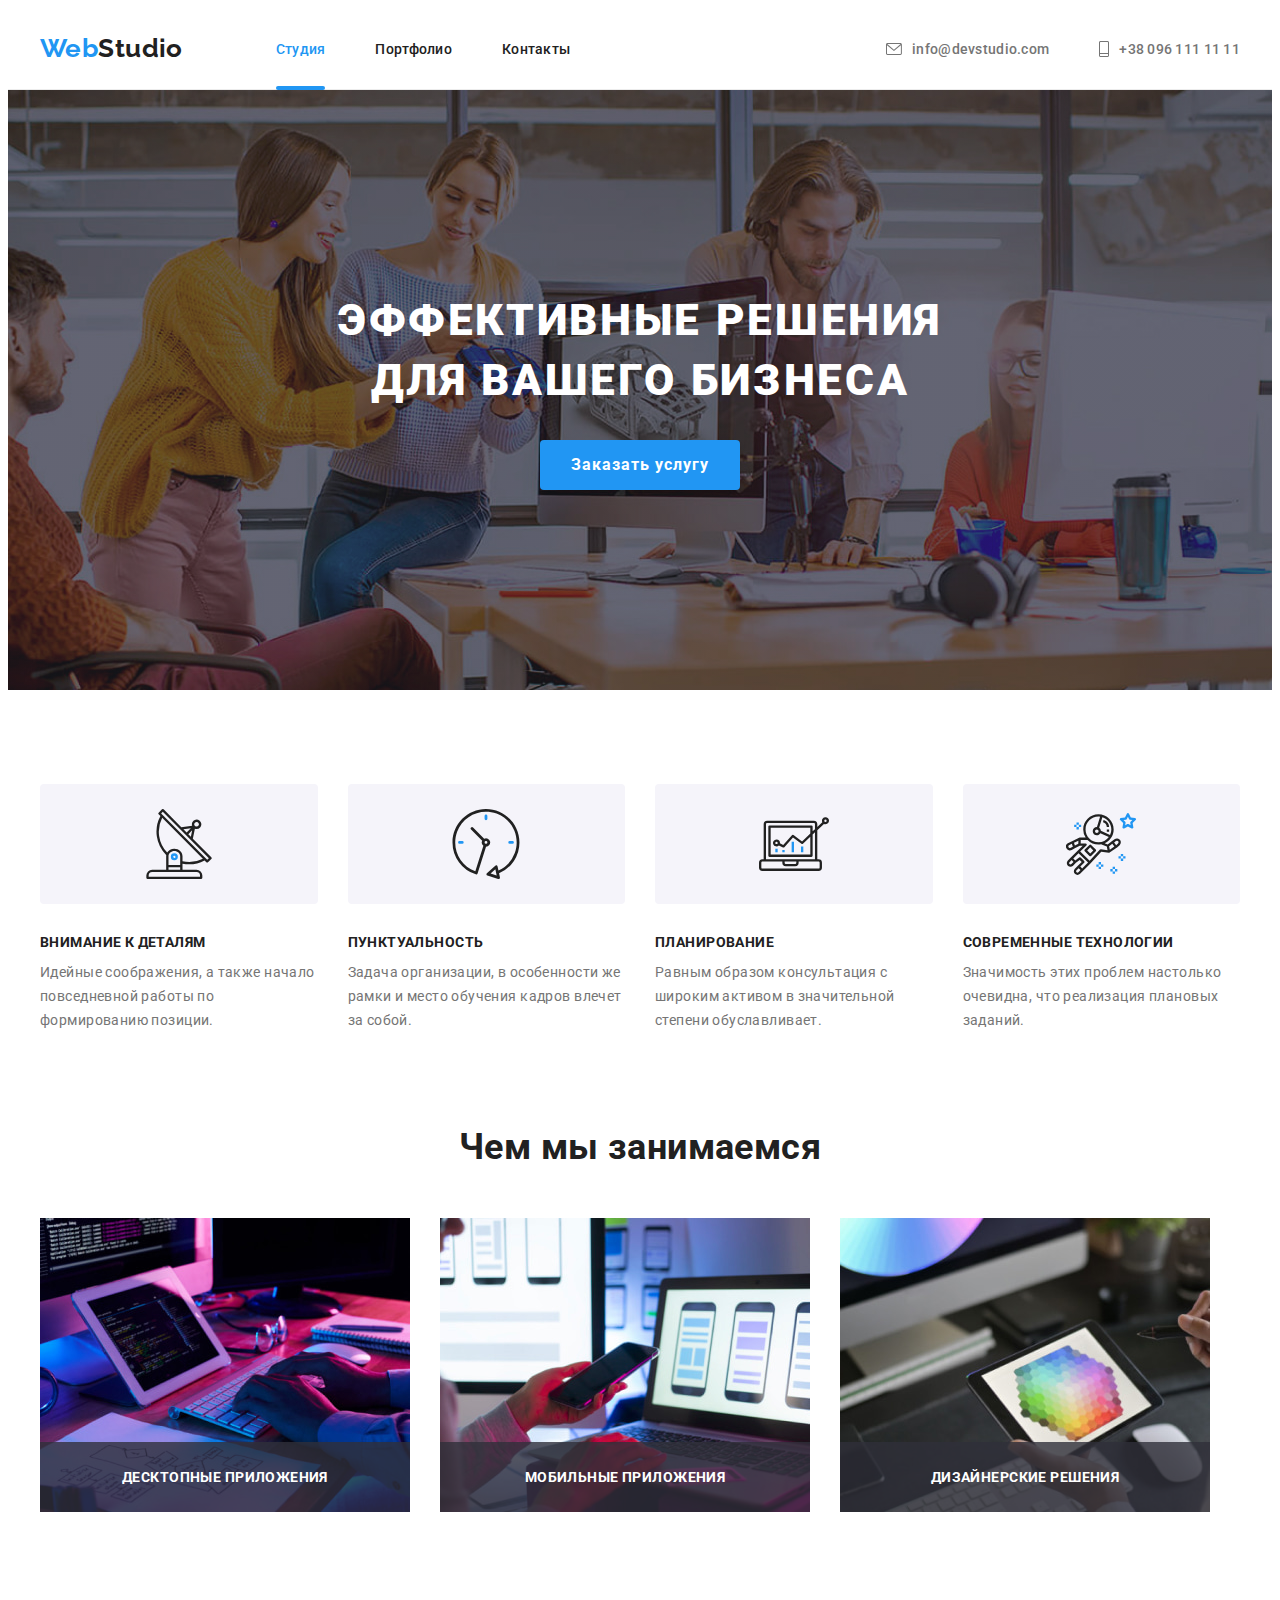
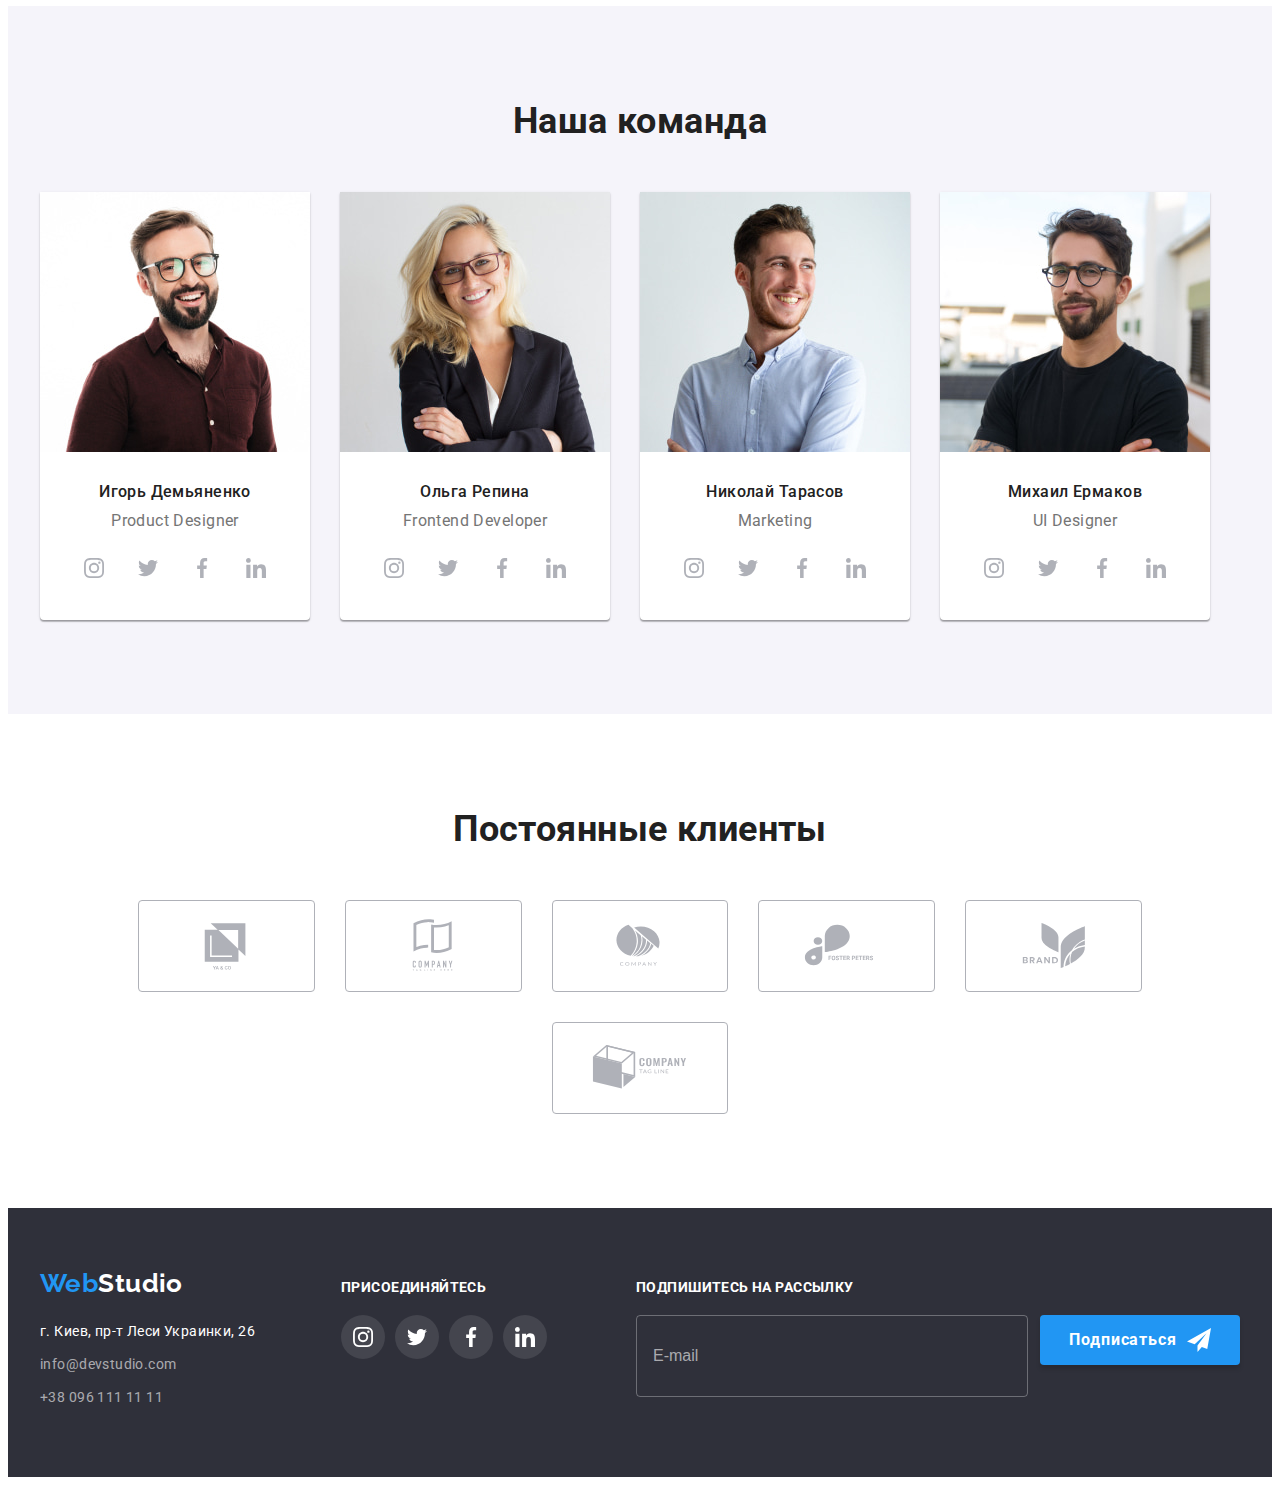
<file: index.html>
<!DOCTYPE html>
<html lang="ru">
  <head>
    <meta charset="UTF-8" />
    <meta http-equiv="X-UA-Compatible" content="IE=edge" />
    <meta name="viewport" content="width=device-width, initial-scale=1.0" />
    <title>goit-markup-hw-08 - Студия</title>
    <link rel="preconnect" href="https://fonts.googleapis.com" />
    <link rel="preconnect" href="https://fonts.gstatic.com" crossorigin />
    <link
      href="https://fonts.googleapis.com/css2?family=Raleway:wght@700&family=Roboto:wght@400;500;700;900&display=swap"
      rel="stylesheet"
    />
    <link
      rel="stylesheet"
      href="https://cdnjs.cloudflare.com/ajax/libs/modern-normalize/1.1.0/modern-normalize.min.css"
      integrity="sha512-wpPYUAdjBVSE4KJnH1VR1HeZfpl1ub8YT/NKx4PuQ5NmX2tKuGu6U/JRp5y+Y8XG2tV+wKQpNHVUX03MfMFn9Q=="
      crossorigin="anonymous"
      referrerpolicy="no-referrer"
    />
    <link rel="stylesheet" href="./css/main.min.css" />
  </head>
  <body>
    <!-- Шапка страницы -->
    <header class="header">
      <div class="container header__container">
        <!-- Логотип -->
        <a class="logo header__logo" href="./index.html"
          ><span class="logo--begin">Web</span>Studio</a
        >
        <button
          class="header__btn-menu"
          type="button"
          aria-label="Переключатель мобильного меню"
          aria-expanded="false"
          aria-controls="menu-container"
          data-menu-button
        >
          <svg class="header__icon-btn" width="40" height="40">
            <use class="header__icon-btn--close" href="./images/icons.svg#icon-close_40px"></use>
            <use class="header__icon-btn--menu" href="./images/icons.svg#icon-menu_40px"></use>
          </svg>
        </button>
        <div class="header__menu" id="menu-container" data-menu>
          <!-- Навигация на другие страницы -->
          <nav class="navigation">
            <ul class="navigation__list">
              <li class="navigation__item">
                <a class="navigation__link navigation__link--active" href="./index.html">Студия</a>
              </li>
              <li class="navigation__item">
                <a class="navigation__link" href="./portfolio.html">Портфолио</a>
              </li>
              <li class="navigation__item">
                <a class="navigation__link" href="#address">Контакты</a>
              </li>
            </ul>
          </nav>
          <div class="header__wrap">
            <ul class="header__list">
              <li class="header__item">
                <a
                  class="header__link"
                  href="mailto:info@devstudio.com"
                  aria-label="Электронная почта"
                >
                  <svg class="header__icon" width="16" height="12">
                    <use href="./images/icons.svg#icon-envelope"></use>
                  </svg>
                  info@devstudio.com</a
                >
              </li>
              <li class="header__item">
                <a class="header__link" href="tel:+380961111111" aria-label="Телефон">
                  <svg class="header__icon" width="10" height="16">
                    <use href="./images/icons.svg#icon-telefon"></use>
                  </svg>
                  +38 096 111 11 11</a
                >
              </li>
            </ul>
            <ul class="social-list">
              <li class="social-list__item">
                <a
                  class="social-list__link"
                  href="https://www.instagram.com/"
                  target="_blank"
                  rel="noreferrer noopener nofollow"
                  >Instagram</a
                >
              </li>
              <li class="social-list__item">
                <a
                  class="social-list__link"
                  href="https://twitter.com/"
                  target="_blank"
                  rel="noreferrer noopener nofollow"
                  >Twitter</a
                >
              </li>
              <li class="social-list__item">
                <a
                  class="social-list__link"
                  href="https://www.facebook.com/"
                  target="_blank"
                  rel="noreferrer noopener nofollow"
                  >Facebook</a
                >
              </li>
              <li class="social-list__item">
                <a
                  class="social-list__link"
                  href="https://ru.linkedin.com/"
                  target="_blank"
                  rel="noreferrer noopener nofollow"
                  >LinkedIn</a
                >
              </li>
            </ul>
          </div>
        </div>
      </div>
    </header>
    <!-- Уникальный контент страницы -->
    <main>
      <!-- Главная секция -->
      <section class="hero">
        <div class="container">
          <h1 class="hero__title">Эффективные решения для вашего бизнеса</h1>
          <button class="btn hero__btn" type="button" data-modal-open>Заказать услугу</button>
        </div>
      </section>
      <!-- Секция преимуществ -->
      <section class="section advantage">
        <div class="container">
          <h2 class="font-title visually-hidden">Преимущества</h2>
          <ul class="advantage__list">
            <li class="advantage__item">
              <div class="advantage__box">
                <svg class="advantage__icon" width="70" height="70" aria-label="Рисунок антенны">
                  <use href="./images/icons.svg#icon-antenna"></use>
                </svg>
              </div>
              <h3 class="advantage__title font-uppercase">Внимание к деталям</h3>
              <p class="advantage__text">
                Идейные соображения, а также начало повседневной работы по формированию позиции.
              </p>
            </li>
            <li class="advantage__item">
              <div class="advantage__box">
                <svg class="advantage__icon" width="70" height="70" aria-label="Рисунок часов">
                  <use href="./images/icons.svg#icon-clock"></use>
                </svg>
              </div>
              <h3 class="advantage__title font-uppercase">Пунктуальность</h3>
              <p class="advantage__text">
                Задача организации, в особенности же рамки и место обучения кадров влечет за собой.
              </p>
            </li>
            <li class="advantage__item">
              <div class="advantage__box">
                <svg class="advantage__icon" width="70" height="70" aria-label="Рисунок диаграммы">
                  <use href="./images/icons.svg#icon-diagram"></use>
                </svg>
              </div>
              <h3 class="advantage__title font-uppercase">Планирование</h3>
              <p class="advantage__text">
                Равным образом консультация с широким активом в значительной степени обуславливает.
              </p>
            </li>
            <li class="advantage__item">
              <div class="advantage__box">
                <svg class="advantage__icon" width="70" height="70" aria-label="Рисунок астронафта">
                  <use href="./images/icons.svg#icon-astronaut"></use>
                </svg>
              </div>
              <h3 class="advantage__title font-uppercase">Современные технологии</h3>
              <p class="advantage__text">
                Значимость этих проблем настолько очевидна, что реализация плановых заданий.
              </p>
            </li>
          </ul>
        </div>
      </section>
      <!-- Секция изображений о специализации -->
      <section class="section gallery">
        <div class="container">
          <h2 class="font-title gallery__title">Чем мы занимаемся</h2>
          <ul class="gallery__list">
            <li class="gallery__item">
              <img
                class="gallery__img"
                srcset="./images/gallery/img1-370.jpg 1x, ./images/gallery/img1-370@2x.jpg 2x"
                src="./images/gallery/img1-370.jpg"
                alt="Человек печатает код на планшете"
                width="370"
              />
              <p class="gallery__text font-uppercase">Десктопные приложения</p>
            </li>
            <li class="gallery__item">
              <img
                class="gallery__img"
                srcset="./images/gallery/img2-370.jpg 1x, ./images/gallery/img2-370@2x.jpg 2x"
                src="./images/gallery/img2-370.jpg"
                alt="Человек использует телефон и ноутбук"
                width="370"
              />
              <p class="gallery__text font-uppercase">Мобильные приложения</p>
            </li>
            <li class="gallery__item">
              <img
                class="gallery__img"
                srcset="./images/gallery/img3-370.jpg 1x, ./images/gallery/img3-370@2x.jpg 2x"
                src="./images/gallery/img3-370.jpg"
                alt="Человек использует планшет для выбора цвета"
                width="370"
              />
              <p class="gallery__text font-uppercase">Дизайнерские решения</p>
            </li>
          </ul>
        </div>
      </section>
      <!-- Секция наша команда -->
      <section class="section team">
        <div class="container">
          <h2 class="font-title team__title">Наша команда</h2>
          <ul class="card-list">
            <li class="card-list__item">
              <img
                class="card-list__img"
                srcset="
                  ./images/team/igor-450.jpg    450w,
                  ./images/team/igor-450@2x.jpg 900w,
                  ./images/team/igor-354.jpg    354w,
                  ./images/team/igor-354@2x.jpg 708w,
                  ./images/team/igor-270.jpg    270w,
                  ./images/team/igor-270@2x.jpg 540w
                "
                sizes="(min-width: 1200px) 270px, (min-width: 768px) 354px, (min-width: 450px) 450px, 100vw"
                src="./images/team/igor-450.jpg"
                alt="Игорь Демьяненко"
              />
              <div class="card-list__content">
                <h3 class="card-list__title">Игорь Демьяненко</h3>
                <p class="card-list__text" lang="en">Product Designer</p>
                <ul class="social-list">
                  <li class="social-list__item">
                    <a
                      class="social-list__link"
                      href="https://www.instagram.com/"
                      target="_blank"
                      rel="noreferrer noopener nofollow"
                      aria-label="Инстаграм"
                    >
                      <svg class="social-list__icon" width="20" height="20">
                        <use href="./images/icons.svg#icon-instagram"></use>
                      </svg>
                    </a>
                  </li>
                  <li class="social-list__item">
                    <a
                      class="social-list__link"
                      href="https://twitter.com/"
                      target="_blank"
                      rel="noreferrer noopener nofollow"
                      aria-label="Твиттер"
                    >
                      <svg class="social-list__icon" width="20" height="20">
                        <use href="./images/icons.svg#icon-twitter"></use>
                      </svg>
                    </a>
                  </li>
                  <li class="social-list__item">
                    <a
                      class="social-list__link"
                      href="https://www.facebook.com/"
                      target="_blank"
                      rel="noreferrer noopener nofollow"
                      aria-label="Фейсбук"
                    >
                      <svg class="social-list__icon" width="20" height="20">
                        <use href="./images/icons.svg#icon-facebook"></use>
                      </svg>
                    </a>
                  </li>
                  <li class="social-list__item">
                    <a
                      class="social-list__link"
                      href="https://ru.linkedin.com/"
                      target="_blank"
                      rel="noreferrer noopener nofollow"
                      aria-label="Линкедин"
                    >
                      <svg class="social-list__icon" width="20" height="20">
                        <use href="./images/icons.svg#icon-linkedin"></use>
                      </svg>
                    </a>
                  </li>
                </ul>
              </div>
            </li>
            <li class="card-list__item">
              <img
                class="card-list__img"
                srcset="
                  ./images/team/olga-450.jpg    450w,
                  ./images/team/olga-450@2x.jpg 900w,
                  ./images/team/olga-354.jpg    354w,
                  ./images/team/olga-354@2x.jpg 708w,
                  ./images/team/olga-270.jpg    270w,
                  ./images/team/olga-270@2x.jpg 540w
                "
                sizes="(min-width: 1200px) 270px, (min-width: 768px) 354px, (min-width: 450px) 450px, 100vw"
                src="./images/team/olga-450.jpg"
                alt="Ольга Репина"
              />
              <div class="card-list__content">
                <h3 class="card-list__title">Ольга Репина</h3>
                <p class="card-list__text" lang="en">Frontend Developer</p>
                <ul class="social-list">
                  <li class="social-list__item">
                    <a
                      class="social-list__link"
                      href="https://www.instagram.com/"
                      target="_blank"
                      rel="noreferrer noopener nofollow"
                      aria-label="Инстаграм"
                    >
                      <svg class="social-list__icon" width="20" height="20">
                        <use href="./images/icons.svg#icon-instagram"></use>
                      </svg>
                    </a>
                  </li>
                  <li class="social-list__item">
                    <a
                      class="social-list__link"
                      href="https://twitter.com/"
                      target="_blank"
                      rel="noreferrer noopener nofollow"
                      aria-label="Твиттер"
                    >
                      <svg class="social-list__icon" width="20" height="20">
                        <use href="./images/icons.svg#icon-twitter"></use>
                      </svg>
                    </a>
                  </li>
                  <li class="social-list__item">
                    <a
                      class="social-list__link"
                      href="https://www.facebook.com/"
                      target="_blank"
                      rel="noreferrer noopener nofollow"
                      aria-label="Фейсбук"
                    >
                      <svg class="social-list__icon" width="20" height="20">
                        <use href="./images/icons.svg#icon-facebook"></use>
                      </svg>
                    </a>
                  </li>
                  <li class="social-list__item">
                    <a
                      class="social-list__link"
                      href="https://ru.linkedin.com/"
                      target="_blank"
                      rel="noreferrer noopener nofollow"
                      aria-label="Линкедин"
                    >
                      <svg class="social-list__icon" width="20" height="20">
                        <use href="./images/icons.svg#icon-linkedin"></use>
                      </svg>
                    </a>
                  </li>
                </ul>
              </div>
            </li>
            <li class="card-list__item">
              <img
                class="card-list__img"
                srcset="
                  ./images/team/nikolay-450.jpg    450w,
                  ./images/team/nikolay-450@2x.jpg 900w,
                  ./images/team/nikolay-354.jpg    354w,
                  ./images/team/nikolay-354@2x.jpg 708w,
                  ./images/team/nikolay-270.jpg    270w,
                  ./images/team/nikolay-270@2x.jpg 540w
                "
                sizes="(min-width: 1200px) 270px, (min-width: 768px) 354px, (min-width: 450px) 450px, 100vw"
                src="./images/team/nikolay-450.jpg"
                alt="Николай Тарасов"
              />
              <div class="card-list__content">
                <h3 class="card-list__title">Николай Тарасов</h3>
                <p class="card-list__text" lang="en">Marketing</p>
                <ul class="social-list">
                  <li class="social-list__item">
                    <a
                      class="social-list__link"
                      href="https://www.instagram.com/"
                      target="_blank"
                      rel="noreferrer noopener nofollow"
                      aria-label="Инстаграм"
                    >
                      <svg class="social-list__icon" width="20" height="20">
                        <use href="./images/icons.svg#icon-instagram"></use>
                      </svg>
                    </a>
                  </li>
                  <li class="social-list__item">
                    <a
                      class="social-list__link"
                      href="https://twitter.com/"
                      target="_blank"
                      rel="noreferrer noopener nofollow"
                      aria-label="Твиттер"
                    >
                      <svg class="social-list__icon" width="20" height="20">
                        <use href="./images/icons.svg#icon-twitter"></use>
                      </svg>
                    </a>
                  </li>
                  <li class="social-list__item">
                    <a
                      class="social-list__link"
                      href="https://www.facebook.com/"
                      target="_blank"
                      rel="noreferrer noopener nofollow"
                      aria-label="Фейсбук"
                    >
                      <svg class="social-list__icon" width="20" height="20">
                        <use href="./images/icons.svg#icon-facebook"></use>
                      </svg>
                    </a>
                  </li>
                  <li class="social-list__item">
                    <a
                      class="social-list__link"
                      href="https://ru.linkedin.com/"
                      target="_blank"
                      rel="noreferrer noopener nofollow"
                      aria-label="Линкедин"
                    >
                      <svg class="social-list__icon" width="20" height="20">
                        <use href="./images/icons.svg#icon-linkedin"></use>
                      </svg>
                    </a>
                  </li>
                </ul>
              </div>
            </li>
            <li class="card-list__item">
              <img
                class="card-list__img"
                srcset="
                  ./images/team/mihail-450.jpg    450w,
                  ./images/team/mihail-450@2x.jpg 900w,
                  ./images/team/mihail-354.jpg    354w,
                  ./images/team/mihail-354@2x.jpg 708w,
                  ./images/team/mihail-270.jpg    270w,
                  ./images/team/mihail-270@2x.jpg 540w
                "
                sizes="(min-width: 1200px) 270px, (min-width: 768px) 354px, (min-width: 450px) 450px, 100vw"
                src="./images/team/mihail-450.jpg"
                alt="Михаил Ермаков"
              />
              <div class="card-list__content">
                <h3 class="card-list__title">Михаил Ермаков</h3>
                <p class="card-list__text" lang="en">UI Designer</p>
                <ul class="social-list">
                  <li class="social-list__item">
                    <a
                      class="social-list__link"
                      href="https://www.instagram.com/"
                      target="_blank"
                      rel="noreferrer noopener nofollow"
                      aria-label="Инстаграм"
                    >
                      <svg class="social-list__icon" width="20" height="20">
                        <use href="./images/icons.svg#icon-instagram"></use>
                      </svg>
                    </a>
                  </li>
                  <li class="social-list__item">
                    <a
                      class="social-list__link"
                      href="https://twitter.com/"
                      target="_blank"
                      rel="noreferrer noopener nofollow"
                      aria-label="Твиттер"
                    >
                      <svg class="social-list__icon" width="20" height="20">
                        <use href="./images/icons.svg#icon-twitter"></use>
                      </svg>
                    </a>
                  </li>
                  <li class="social-list__item">
                    <a
                      class="social-list__link"
                      href="https://www.facebook.com/"
                      target="_blank"
                      rel="noreferrer noopener nofollow"
                      aria-label="Фейсбук"
                    >
                      <svg class="social-list__icon" width="20" height="20">
                        <use href="./images/icons.svg#icon-facebook"></use>
                      </svg>
                    </a>
                  </li>
                  <li class="social-list__item">
                    <a
                      class="social-list__link"
                      href="https://ru.linkedin.com/"
                      target="_blank"
                      rel="noreferrer noopener nofollow"
                      aria-label="Линкедин"
                    >
                      <svg class="social-list__icon" width="20" height="20">
                        <use href="./images/icons.svg#icon-linkedin"></use>
                      </svg>
                    </a>
                  </li>
                </ul>
              </div>
            </li>
          </ul>
        </div>
      </section>
      <section class="section client">
        <div class="container">
          <h2 class="font-title client__title">Постоянные клиенты</h2>
          <ul class="client__list">
            <li class="client__item">
              <a href="" class="client__link" aria-label="Клиент 1">
                <svg class="client__icon" width="106" height="60">
                  <use href="./images/icons.svg#icon-client1"></use>
                </svg>
              </a>
            </li>
            <li class="client__item">
              <a href="" class="client__link" aria-label="Клиент 2">
                <svg class="client__icon" width="106" height="60">
                  <use href="./images/icons.svg#icon-client2"></use>
                </svg>
              </a>
            </li>
            <li class="client__item">
              <a href="" class="client__link" aria-label="Клиент 3">
                <svg class="client__icon" width="106" height="60">
                  <use href="./images/icons.svg#icon-client3"></use>
                </svg>
              </a>
            </li>
            <li class="client__item">
              <a href="" class="client__link" aria-label="Клиент 4">
                <svg class="client__icon" width="106" height="60">
                  <use href="./images/icons.svg#icon-client4"></use>
                </svg>
              </a>
            </li>
            <li class="client__item">
              <a href="" class="client__link" aria-label="Клиент 5">
                <svg class="client__icon" width="106" height="60">
                  <use href="./images/icons.svg#icon-client5"></use>
                </svg>
              </a>
            </li>
            <li class="client__item">
              <a href="" class="client__link" aria-label="Клиент 6">
                <svg class="client__icon" width="106" height="60">
                  <use href="./images/icons.svg#icon-client6"></use>
                </svg>
              </a>
            </li>
          </ul>
        </div>
      </section>
    </main>
    <!-- Подвал страницы -->
    <footer class="footer">
      <div class="container footer__container">
        <div class="footer__box">
          <div class="footer__info">
            <!-- Логотип -->
            <a class="logo footer__logo" href="./index.html"
              ><span class="logo--begin">Web</span>Studio</a
            >
            <!-- Контактная информация -->
            <address class="address" id="address">
              <ul class="address__list">
                <li class="address__item">
                  <a
                    class="address__link address__link--address"
                    href="https://goo.gl/maps/RLv24xydMvbmv4YP6"
                    target="_blank"
                    rel="noreferrer noopener nofollow"
                    >г. Киев, пр-т Леси Украинки, 26</a
                  >
                </li>
                <li class="address__item">
                  <a class="address__link" href="mailto:info@devstudio.com">info@devstudio.com</a>
                </li>
                <li class="address__item">
                  <a class="address__link" href="tel:+380961111111">+38 096 111 11 11</a>
                </li>
              </ul>
            </address>
          </div>
          <div class="footer__social">
            <p class="footer__title font-uppercase">Присоединяйтесь</p>
            <ul class="social-list">
              <li class="social-list__item">
                <a
                  class="social-list__link"
                  href="https://www.instagram.com/"
                  target="_blank"
                  rel="noreferrer noopener nofollow"
                  aria-label="Инстаграм"
                >
                  <svg class="social-list__icon" width="20" height="20">
                    <use href="./images/icons.svg#icon-instagram"></use>
                  </svg>
                </a>
              </li>
              <li class="social-list__item">
                <a
                  class="social-list__link"
                  href="https://twitter.com/"
                  target="_blank"
                  rel="noreferrer noopener nofollow"
                  aria-label="Твиттер"
                >
                  <svg class="social-list__icon" width="20" height="20">
                    <use href="./images/icons.svg#icon-twitter"></use>
                  </svg>
                </a>
              </li>
              <li class="social-list__item">
                <a
                  class="social-list__link"
                  href="https://www.facebook.com/"
                  target="_blank"
                  rel="noreferrer noopener nofollow"
                  aria-label="Фейсбук"
                >
                  <svg class="social-list__icon" width="20" height="20">
                    <use href="./images/icons.svg#icon-facebook"></use>
                  </svg>
                </a>
              </li>
              <li class="social-list__item">
                <a
                  class="social-list__link"
                  href="https://ru.linkedin.com/"
                  target="_blank"
                  rel="noreferrer noopener nofollow"
                  aria-label="Линкедин"
                >
                  <svg class="social-list__icon" width="20" height="20">
                    <use href="./images/icons.svg#icon-linkedin"></use>
                  </svg>
                </a>
              </li>
            </ul>
          </div>
        </div>
        <form class="newsletter footer__newsletter">
          <p class="newsletter__title font-uppercase">Подпишитесь на рассылку</p>
          <div class="newsletter__wrap">
            <input
              class="newsletter__input"
              type="email"
              name="newsletter-email"
              placeholder="E-mail"
              required
            />
            <button class="btn newsletter__btn" type="submit" aria-label="Кнопка подписаться">
              Подписаться
              <svg class="newsletter__icon" width="24" height="24">
                <use href="./images/icons.svg#icon-send"></use>
              </svg>
            </button>
          </div>
        </form>
      </div>
    </footer>
    <div class="backdrop is-hidden" data-modal>
      <div class="modal">
        <button class="modal__close-btn" type="button" aria-label="Кнопка закрыть" data-modal-close>
          <svg class="modal__icon-close" width="18" height="18">
            <use href="./images/icons.svg#icon-close"></use>
          </svg>
        </button>
        <p class="modal__title">Оставьте свои данные, мы вам перезвоним</p>
        <form class="order">
          <label class="order__label" for="modal-name">Имя</label>
          <div class="order__wrap">
            <input class="order__input" type="text" name="modal-name" id="modal-name" />
            <svg
              class="order__icon"
              width="18"
              height="18"
              aria-label="Иконка для поля ввода имени"
            >
              <use href="./images/icons.svg#icon-person"></use>
            </svg>
          </div>

          <label class="order__label" for="modal-tel">Телефон</label>
          <div class="order__wrap">
            <input class="order__input" type="tel" name="modal-tel" id="modal-tel" />
            <svg
              class="order__icon"
              width="18"
              height="18"
              aria-label="Иконка для поля ввода телефона"
            >
              <use href="./images/icons.svg#icon-phone"></use>
            </svg>
          </div>

          <label class="order__label" for="modal-email">Почта</label>
          <div class="order__wrap">
            <input class="order__input" type="email" name="modal-email" id="modal-email" />
            <svg
              class="order__icon"
              width="18"
              height="18"
              aria-label="Иконка для поля ввода электронного адреса"
            >
              <use href="./images/icons.svg#icon-email"></use>
            </svg>
          </div>

          <label class="order__label" for="modal-comment">Комментарий</label>
          <textarea
            class="order__input order__textarea"
            name="modal-comment"
            id="modal-comment"
            placeholder="Введите текст"
          ></textarea>

          <label class="agreement">
            <input
              class="agreement__input visually-hidden"
              type="checkbox"
              name="modal-agreement"
              value="agree"
            />
            <span class="agreement__icon"></span>
            <svg class="agreement__check" width="16" height="15">
              <use href="./images/icons.svg#icon-check"></use>
            </svg>
            <span class="agreement__text">
              Соглашаюсь с рассылкой и принимаю
              <a class="agreement__link" href="">Условия договора</a>
            </span>
          </label>
          <button class="order__btn btn" type="submit">Отправить</button>
        </form>
      </div>
    </div>
    <script src="./js/menu.js"></script>
    <script src="./js/modal.js"></script>
  </body>
</html>
</file>
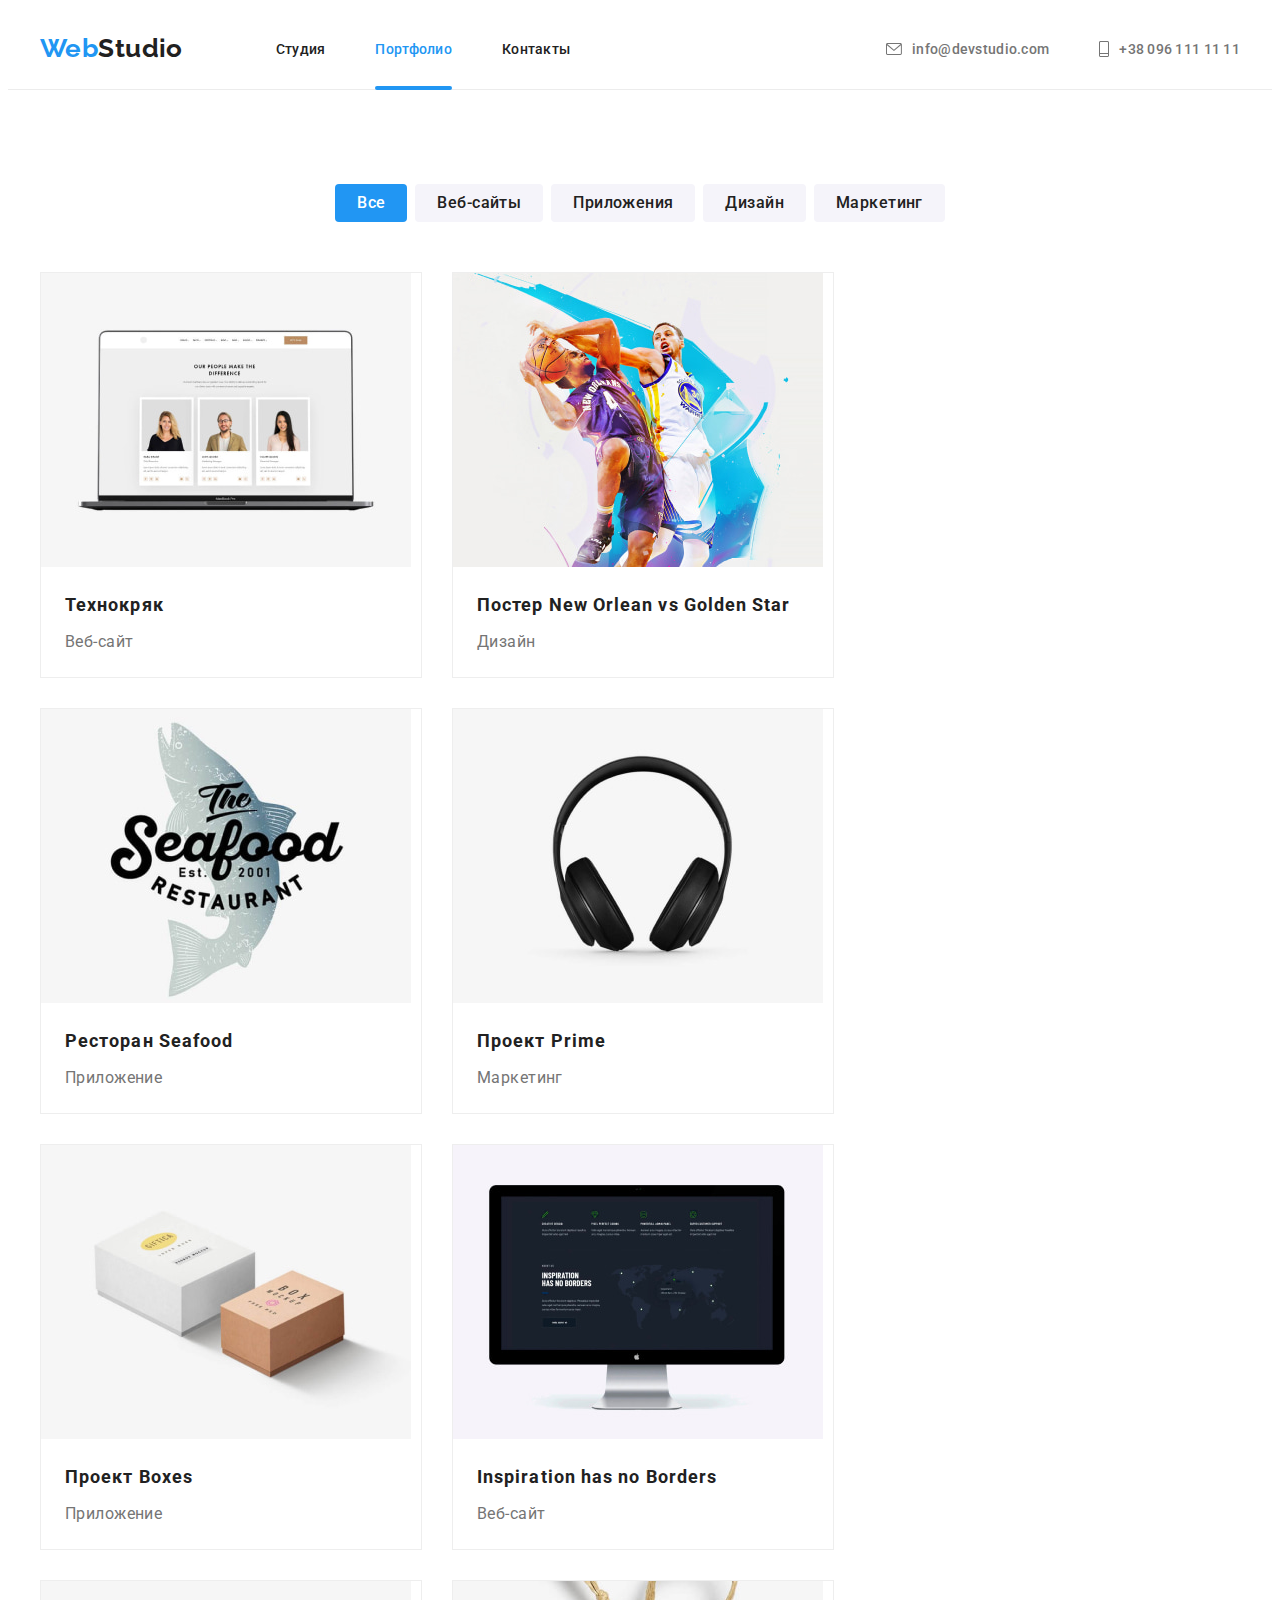
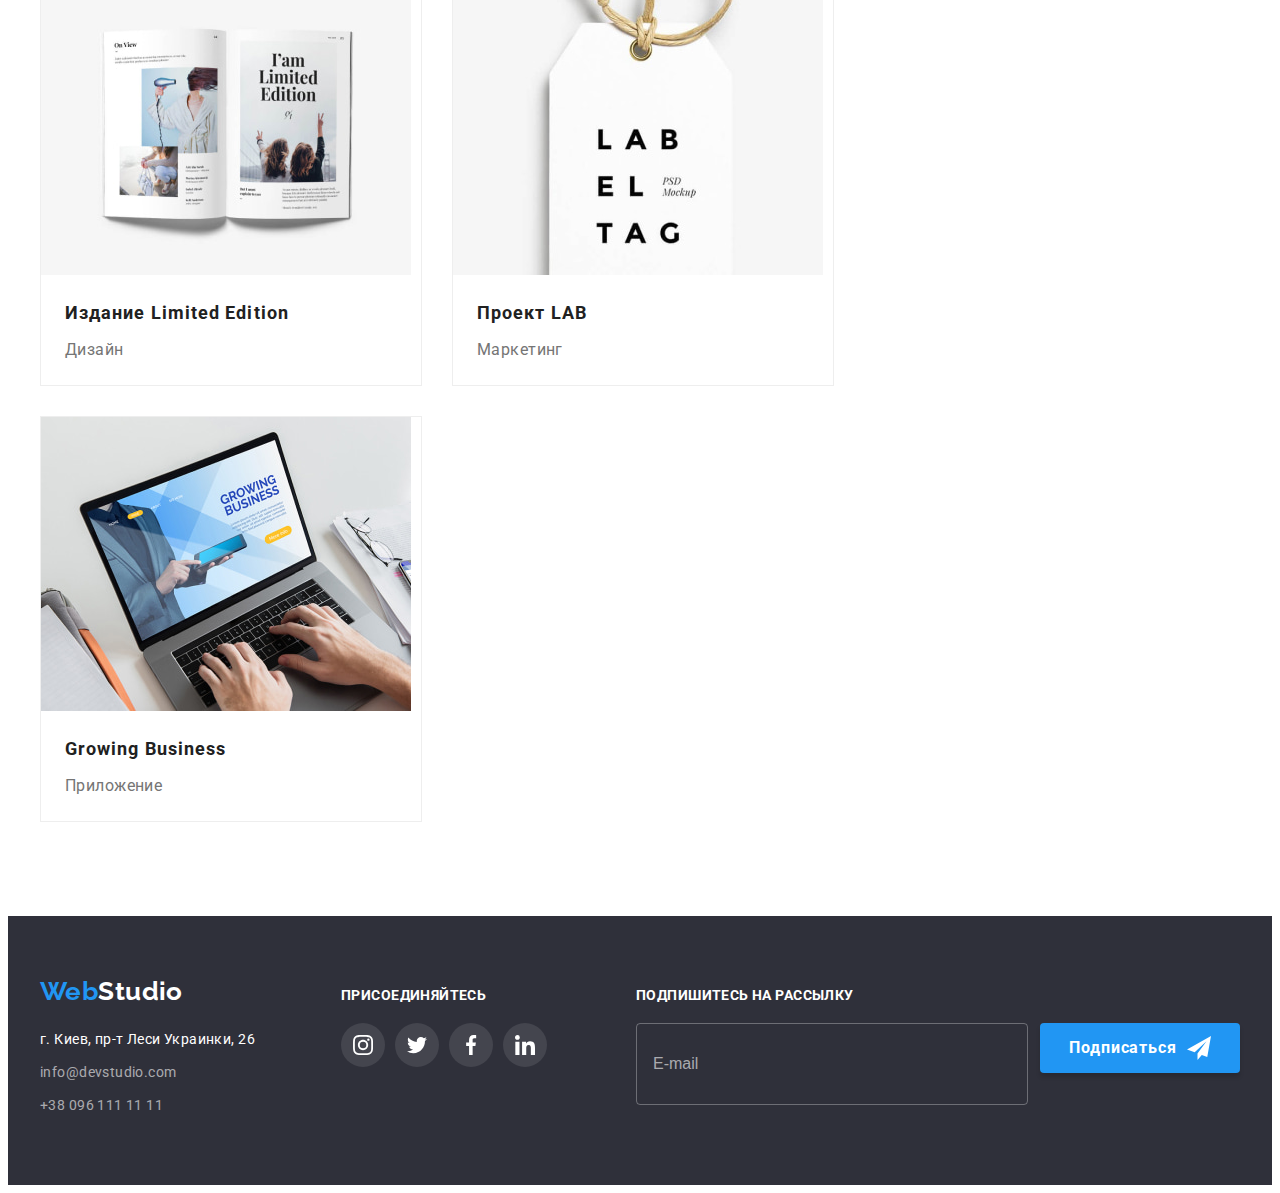
<file: portfolio.html>
<!DOCTYPE html>
<html lang="ru">
  <head>
    <meta charset="UTF-8" />
    <meta http-equiv="X-UA-Compatible" content="IE=edge" />
    <meta name="viewport" content="width=device-width, initial-scale=1.0" />
    <title>goit-markup-hw-08 - Портфолио</title>
    <link rel="preconnect" href="https://fonts.googleapis.com" />
    <link rel="preconnect" href="https://fonts.gstatic.com" crossorigin />
    <link
      href="https://fonts.googleapis.com/css2?family=Raleway:wght@700&family=Roboto:wght@400;500;700;900&display=swap"
      rel="stylesheet"
    />
    <link
      rel="stylesheet"
      href="https://cdnjs.cloudflare.com/ajax/libs/modern-normalize/1.1.0/modern-normalize.min.css"
      integrity="sha512-wpPYUAdjBVSE4KJnH1VR1HeZfpl1ub8YT/NKx4PuQ5NmX2tKuGu6U/JRp5y+Y8XG2tV+wKQpNHVUX03MfMFn9Q=="
      crossorigin="anonymous"
      referrerpolicy="no-referrer"
    />
    <link rel="stylesheet" href="./css/main.min.css" />
  </head>
  <body>
    <!-- Шапка страницы -->
    <header class="header">
      <div class="container header__container">
        <!-- Логотип -->
        <a class="logo header__logo" href="./index.html"
          ><span class="logo--begin">Web</span>Studio</a
        >
        <button
          class="header__btn-menu"
          type="button"
          aria-label="Переключатель мобильного меню"
          aria-expanded="false"
          aria-controls="menu-container"
          data-menu-button
        >
          <svg class="header__icon-btn" width="40" height="40">
            <use class="header__icon-btn--close" href="./images/icons.svg#icon-close_40px"></use>
            <use class="header__icon-btn--menu" href="./images/icons.svg#icon-menu_40px"></use>
          </svg>
        </button>
        <div class="header__menu" id="menu-container" data-menu>
          <!-- Навигация на другие страницы -->
          <nav class="navigation">
            <ul class="navigation__list">
              <li class="navigation__item">
                <a class="navigation__link" href="./index.html">Студия</a>
              </li>
              <li class="navigation__item">
                <a class="navigation__link navigation__link--active" href="./portfolio.html"
                  >Портфолио</a
                >
              </li>
              <li class="navigation__item">
                <a class="navigation__link" href="#address">Контакты</a>
              </li>
            </ul>
          </nav>
          <div class="header__wrap">
            <ul class="header__list">
              <li class="header__item">
                <a
                  class="header__link"
                  href="mailto:info@devstudio.com"
                  aria-label="Электронная почта"
                >
                  <svg class="header__icon" width="16" height="12">
                    <use href="./images/icons.svg#icon-envelope"></use>
                  </svg>
                  info@devstudio.com</a
                >
              </li>
              <li class="header__item">
                <a class="header__link" href="tel:+380961111111" aria-label="Телефон">
                  <svg class="header__icon" width="10" height="16">
                    <use href="./images/icons.svg#icon-telefon"></use>
                  </svg>
                  +38 096 111 11 11</a
                >
              </li>
            </ul>
            <ul class="social-list">
              <li class="social-list__item">
                <a
                  class="social-list__link"
                  href="https://www.instagram.com/"
                  target="_blank"
                  rel="noreferrer noopener nofollow"
                  >Instagram</a
                >
              </li>
              <li class="social-list__item">
                <a
                  class="social-list__link"
                  href="https://twitter.com/"
                  target="_blank"
                  rel="noreferrer noopener nofollow"
                  >Twitter</a
                >
              </li>
              <li class="social-list__item">
                <a
                  class="social-list__link"
                  href="https://www.facebook.com/"
                  target="_blank"
                  rel="noreferrer noopener nofollow"
                  >Facebook</a
                >
              </li>
              <li class="social-list__item">
                <a
                  class="social-list__link"
                  href="https://ru.linkedin.com/"
                  target="_blank"
                  rel="noreferrer noopener nofollow"
                  >LinkedIn</a
                >
              </li>
            </ul>
          </div>
        </div>
      </div>
    </header>
    <!-- Уникальный контент страницы -->
    <main>
      <!-- Главная секция -->
      <section class="section portfolio">
        <div class="container">
          <h1 class="title visually-hidden">Портфолио</h1>
          <!-- фильтр -->
          <ul class="portfolio__filtr">
            <li class="portfolio__item">
              <button class="portfolio__btn portfolio__btn--active" type="button">Все</button>
            </li>
            <li class="portfolio__item">
              <button class="portfolio__btn" type="button">Веб-сайты</button>
            </li>
            <li class="portfolio__item">
              <button class="portfolio__btn" type="button">Приложения</button>
            </li>
            <li class="portfolio__item">
              <button class="portfolio__btn" type="button">Дизайн</button>
            </li>
            <li class="portfolio__item">
              <button class="portfolio__btn" type="button">Маркетинг</button>
            </li>
          </ul>
          <ul class="project-list">
            <li class="project-list__item">
              <a href="" class="project-list__link">
                <div class="project-list__wrap">
                  <picture class="project-list__img">
                    <source
                      srcset="
                        ./images/portfolio/project1-370.jpg    1x,
                        ./images/portfolio/project1-370@2x.jpg 2x
                      "
                      media="(min-width: 1200px)"
                    />
                    <source
                      srcset="
                        ./images/portfolio/project1-354.jpg    1x,
                        ./images/portfolio/project1-354@2x.jpg 2x
                      "
                      media="(min-width: 768px)"
                    />
                    <source
                      srcset="
                        ./images/portfolio/project1-450.jpg    1x,
                        ./images/portfolio/project1-450@2x.jpg 2x
                      "
                      media="(max-width: 767px)"
                    />
                    <img src="./images/portfolio/project1-450.jpg" alt="Технокряк" />
                  </picture>
                  <p class="project-list__wrap-text">
                    Ресурс предлагает комплексные предложения с разным уровнем функционала и
                    сервисов. Все это позволит посетителю получить исчерпывающие сведения о компании
                    или частном лице.
                  </p>
                </div>
                <div class="project-list__content">
                  <h2 class="project-list__title">Технокряк</h2>
                  <p class="project-list__text">Веб-сайт</p>
                </div></a
              >
            </li>
            <li class="project-list__item">
              <a href="" class="project-list__link">
                <div class="project-list__wrap">
                  <picture class="project-list__img">
                    <source
                      srcset="
                        ./images/portfolio/project2-370.jpg    1x,
                        ./images/portfolio/project2-370@2x.jpg 2x
                      "
                      media="(min-width: 1200px)"
                    />
                    <source
                      srcset="
                        ./images/portfolio/project2-354.jpg    1x,
                        ./images/portfolio/project2-354@2x.jpg 2x
                      "
                      media="(min-width: 768px)"
                    />
                    <source
                      srcset="
                        ./images/portfolio/project2-450.jpg    1x,
                        ./images/portfolio/project2-450@2x.jpg 2x
                      "
                      media="(max-width: 767px)"
                    />
                    <img
                      src="./images/portfolio/project2-450.jpg"
                      alt="Постер New Orlean vs Golden Star"
                    />
                  </picture>
                  <p class="project-list__wrap-text">
                    Ресурс предлагает комплексные предложения с разным уровнем функционала и
                    сервисов. Все это позволит посетителю получить исчерпывающие сведения о компании
                    или частном лице.
                  </p>
                </div>
                <div class="project-list__content">
                  <h2 class="project-list__title">
                    Постер <span lang="en">New Orlean vs Golden Star</span>
                  </h2>
                  <p class="project-list__text">Дизайн</p>
                </div></a
              >
            </li>
            <li class="project-list__item">
              <a href="" class="project-list__link">
                <div class="project-list__wrap">
                  <picture class="project-list__img">
                    <source
                      srcset="
                        ./images/portfolio/project3-370.jpg    1x,
                        ./images/portfolio/project3-370@2x.jpg 2x
                      "
                      media="(min-width: 1200px)"
                    />
                    <source
                      srcset="
                        ./images/portfolio/project3-354.jpg    1x,
                        ./images/portfolio/project3-354@2x.jpg 2x
                      "
                      media="(min-width: 768px)"
                    />
                    <source
                      srcset="
                        ./images/portfolio/project3-450.jpg    1x,
                        ./images/portfolio/project3-450@2x.jpg 2x
                      "
                      media="(max-width: 767px)"
                    />
                    <img src="./images/portfolio/project3-450.jpg" alt="Ресторан Seafood" />
                  </picture>
                  <p class="project-list__wrap-text">
                    Ресурс предлагает комплексные предложения с разным уровнем функционала и
                    сервисов. Все это позволит посетителю получить исчерпывающие сведения о компании
                    или частном лице.
                  </p>
                </div>
                <div class="project-list__content">
                  <h2 class="project-list__title">Ресторан <span lang="en">Seafood</span></h2>
                  <p class="project-list__text">Приложение</p>
                </div></a
              >
            </li>
            <li class="project-list__item">
              <a href="" class="project-list__link">
                <div class="project-list__wrap">
                  <picture class="project-list__img">
                    <source
                      srcset="
                        ./images/portfolio/project4-370.jpg    1x,
                        ./images/portfolio/project4-370@2x.jpg 2x
                      "
                      media="(min-width: 1200px)"
                    />
                    <source
                      srcset="
                        ./images/portfolio/project4-354.jpg    1x,
                        ./images/portfolio/project4-354@2x.jpg 2x
                      "
                      media="(min-width: 768px)"
                    />
                    <source
                      srcset="
                        ./images/portfolio/project4-450.jpg    1x,
                        ./images/portfolio/project4-450@2x.jpg 2x
                      "
                      media="(max-width: 767px)"
                    />
                    <img src="./images/portfolio/project4-450.jpg" alt="Проект Prime" />
                  </picture>
                  <p class="project-list__wrap-text">
                    Ресурс предлагает комплексные предложения с разным уровнем функционала и
                    сервисов. Все это позволит посетителю получить исчерпывающие сведения о компании
                    или частном лице.
                  </p>
                </div>
                <div class="project-list__content">
                  <h2 class="project-list__title">Проект <span lang="en">Prime</span></h2>
                  <p class="project-list__text">Маркетинг</p>
                </div></a
              >
            </li>
            <li class="project-list__item">
              <a href="" class="project-list__link">
                <div class="project-list__wrap">
                  <picture class="project-list__img">
                    <source
                      srcset="
                        ./images/portfolio/project5-370.jpg    1x,
                        ./images/portfolio/project5-370@2x.jpg 2x
                      "
                      media="(min-width: 1200px)"
                    />
                    <source
                      srcset="
                        ./images/portfolio/project5-354.jpg    1x,
                        ./images/portfolio/project5-354@2x.jpg 2x
                      "
                      media="(min-width: 768px)"
                    />
                    <source
                      srcset="
                        ./images/portfolio/project5-450.jpg    1x,
                        ./images/portfolio/project5-450@2x.jpg 2x
                      "
                      media="(max-width: 767px)"
                    />
                    <img src="./images/portfolio/project5-450.jpg" alt="Проект Boxes" />
                  </picture>
                  <p class="project-list__wrap-text">
                    Ресурс предлагает комплексные предложения с разным уровнем функционала и
                    сервисов. Все это позволит посетителю получить исчерпывающие сведения о компании
                    или частном лице.
                  </p>
                </div>
                <div class="project-list__content">
                  <h2 class="project-list__title">Проект <span lang="en">Boxes</span></h2>
                  <p class="project-list__text">Приложение</p>
                </div></a
              >
            </li>
            <li class="project-list__item">
              <a href="" class="project-list__link">
                <div class="project-list__wrap">
                  <picture class="project-list__img">
                    <source
                      srcset="
                        ./images/portfolio/project6-370.jpg    1x,
                        ./images/portfolio/project6-370@2x.jpg 2x
                      "
                      media="(min-width: 1200px)"
                    />
                    <source
                      srcset="
                        ./images/portfolio/project6-354.jpg    1x,
                        ./images/portfolio/project6-354@2x.jpg 2x
                      "
                      media="(min-width: 768px)"
                    />
                    <source
                      srcset="
                        ./images/portfolio/project6-450.jpg    1x,
                        ./images/portfolio/project6-450@2x.jpg 2x
                      "
                      media="(max-width: 767px)"
                    />
                    <img
                      src="./images/portfolio/project6-450.jpg"
                      alt="Inspiration has no Borders"
                    />
                  </picture>
                  <p class="project-list__wrap-text">
                    Ресурс предлагает комплексные предложения с разным уровнем функционала и
                    сервисов. Все это позволит посетителю получить исчерпывающие сведения о компании
                    или частном лице.
                  </p>
                </div>
                <div class="project-list__content">
                  <h2 class="project-list__title" lang="en">Inspiration has no Borders</h2>
                  <p class="project-list__text">Веб-сайт</p>
                </div></a
              >
            </li>
            <li class="project-list__item">
              <a href="" class="project-list__link">
                <div class="project-list__wrap">
                  <picture class="project-list__img">
                    <source
                      srcset="
                        ./images/portfolio/project7-370.jpg    1x,
                        ./images/portfolio/project7-370@2x.jpg 2x
                      "
                      media="(min-width: 1200px)"
                    />
                    <source
                      srcset="
                        ./images/portfolio/project7-354.jpg    1x,
                        ./images/portfolio/project7-354@2x.jpg 2x
                      "
                      media="(min-width: 768px)"
                    />
                    <source
                      srcset="
                        ./images/portfolio/project7-450.jpg    1x,
                        ./images/portfolio/project7-450@2x.jpg 2x
                      "
                      media="(max-width: 767px)"
                    />
                    <img src="./images/portfolio/project7-450.jpg" alt="Издание Limited Edition" />
                  </picture>
                  <p class="project-list__wrap-text">
                    Ресурс предлагает комплексные предложения с разным уровнем функционала и
                    сервисов. Все это позволит посетителю получить исчерпывающие сведения о компании
                    или частном лице.
                  </p>
                </div>
                <div class="project-list__content">
                  <h2 class="project-list__title">
                    Издание <span lang="en">Limited Edition</span>
                  </h2>
                  <p class="project-list__text">Дизайн</p>
                </div></a
              >
            </li>
            <li class="project-list__item">
              <a href="" class="project-list__link">
                <div class="project-list__wrap">
                  <picture class="project-list__img">
                    <source
                      srcset="
                        ./images/portfolio/project8-370.jpg    1x,
                        ./images/portfolio/project8-370@2x.jpg 2x
                      "
                      media="(min-width: 1200px)"
                    />
                    <source
                      srcset="
                        ./images/portfolio/project8-354.jpg    1x,
                        ./images/portfolio/project8-354@2x.jpg 2x
                      "
                      media="(min-width: 768px)"
                    />
                    <source
                      srcset="
                        ./images/portfolio/project8-450.jpg    1x,
                        ./images/portfolio/project8-450@2x.jpg 2x
                      "
                      media="(max-width: 767px)"
                    />
                    <img src="./images/portfolio/project8-450.jpg" alt="Проект LAB" />
                  </picture>
                  <p class="project-list__wrap-text">
                    Ресурс предлагает комплексные предложения с разным уровнем функционала и
                    сервисов. Все это позволит посетителю получить исчерпывающие сведения о компании
                    или частном лице.
                  </p>
                </div>
                <div class="project-list__content">
                  <h2 class="project-list__title">Проект <span lang="en">LAB</span></h2>
                  <p class="project-list__text">Маркетинг</p>
                </div></a
              >
            </li>
            <li class="project-list__item">
              <a href="" class="project-list__link">
                <div class="project-list__wrap">
                  <picture class="project-list__img">
                    <source
                      srcset="
                        ./images/portfolio/project9-370.jpg    1x,
                        ./images/portfolio/project9-370@2x.jpg 2x
                      "
                      media="(min-width: 1200px)"
                    />
                    <source
                      srcset="
                        ./images/portfolio/project9-354.jpg    1x,
                        ./images/portfolio/project9-354@2x.jpg 2x
                      "
                      media="(min-width: 768px)"
                    />
                    <source
                      srcset="
                        ./images/portfolio/project9-450.jpg    1x,
                        ./images/portfolio/project9-450@2x.jpg 2x
                      "
                      media="(max-width: 767px)"
                    />
                    <img src="./images/portfolio/project9-450.jpg" alt="Growing Business" />
                  </picture>
                  <p class="project-list__wrap-text">
                    Ресурс предлагает комплексные предложения с разным уровнем функционала и
                    сервисов. Все это позволит посетителю получить исчерпывающие сведения о компании
                    или частном лице.
                  </p>
                </div>
                <div class="project-list__content">
                  <h2 class="project-list__title" lang="en">Growing Business</h2>
                  <p class="project-list__text">Приложение</p>
                </div></a
              >
            </li>
          </ul>
        </div>
      </section>
    </main>
    <!-- Подвал страницы -->
    <footer class="footer">
      <div class="container footer__container">
        <div class="footer__box">
          <div class="footer__info">
            <!-- Логотип -->
            <a class="logo footer__logo" href="./index.html"
              ><span class="logo--begin">Web</span>Studio</a
            >
            <!-- Контактная информация -->
            <address class="address" id="address">
              <ul class="address__list">
                <li class="address__item">
                  <a
                    class="address__link address__link--address"
                    href="https://goo.gl/maps/RLv24xydMvbmv4YP6"
                    target="_blank"
                    rel="noreferrer noopener nofollow"
                    >г. Киев, пр-т Леси Украинки, 26</a
                  >
                </li>
                <li class="address__item">
                  <a class="address__link" href="mailto:info@devstudio.com">info@devstudio.com</a>
                </li>
                <li class="address__item">
                  <a class="address__link" href="tel:+380961111111">+38 096 111 11 11</a>
                </li>
              </ul>
            </address>
          </div>
          <div class="footer__social">
            <p class="footer__title font-uppercase">Присоединяйтесь</p>
            <ul class="social-list">
              <li class="social-list__item">
                <a
                  class="social-list__link"
                  href="https://www.instagram.com/"
                  target="_blank"
                  rel="noreferrer noopener nofollow"
                  aria-label="Инстаграм"
                >
                  <svg class="social-list__icon" width="20" height="20">
                    <use href="./images/icons.svg#icon-instagram"></use>
                  </svg>
                </a>
              </li>
              <li class="social-list__item">
                <a
                  class="social-list__link"
                  href="https://twitter.com/"
                  target="_blank"
                  rel="noreferrer noopener nofollow"
                  aria-label="Твиттер"
                >
                  <svg class="social-list__icon" width="20" height="20">
                    <use href="./images/icons.svg#icon-twitter"></use>
                  </svg>
                </a>
              </li>
              <li class="social-list__item">
                <a
                  class="social-list__link"
                  href="https://www.facebook.com/"
                  target="_blank"
                  rel="noreferrer noopener nofollow"
                  aria-label="Фейсбук"
                >
                  <svg class="social-list__icon" width="20" height="20">
                    <use href="./images/icons.svg#icon-facebook"></use>
                  </svg>
                </a>
              </li>
              <li class="social-list__item">
                <a
                  class="social-list__link"
                  href="https://ru.linkedin.com/"
                  target="_blank"
                  rel="noreferrer noopener nofollow"
                  aria-label="Линкедин"
                >
                  <svg class="social-list__icon" width="20" height="20">
                    <use href="./images/icons.svg#icon-linkedin"></use>
                  </svg>
                </a>
              </li>
            </ul>
          </div>
        </div>
        <form class="newsletter footer__newsletter">
          <p class="newsletter__title font-uppercase">Подпишитесь на рассылку</p>
          <div class="newsletter__wrap">
            <input
              class="newsletter__input"
              type="email"
              name="newsletter-email"
              placeholder="E-mail"
              required
            />
            <button class="btn newsletter__btn" type="submit" aria-label="Кнопка подписаться">
              Подписаться
              <svg class="newsletter__icon" width="24" height="24">
                <use href="./images/icons.svg#icon-send"></use>
              </svg>
            </button>
          </div>
        </form>
      </div>
    </footer>
    <script src="./js/menu.js"></script>
  </body>
</html>
</file>
<file: css/main.min.css>
h1,h2,h3,h4,h5,h6,p{margin:0}ul{margin:0;padding:0}button{padding:0}body{font-size:14px;line-height:1.71429;letter-spacing:.03em;font-weight:400;font-family:Roboto,sans-serif;color:#757575;background-color:#fff}body.modal-open,body.menu-open{overflow:hidden}img,picture{display:block;max-width:100%;height:auto}button{cursor:pointer}.visually-hidden{position:absolute;white-space:nowrap;width:1px;height:1px;overflow:hidden;border:0;padding:0;clip:rect(0 0 0 0);clip-path:inset(50%);margin:-1px}.container{max-width:480px;min-width:320px;padding-left:15px;padding-right:15px;margin-left:auto;margin-right:auto}@media screen and (min-width: 768px){.container{max-width:768px}}@media screen and (min-width: 1200px){.container{max-width:1200px}}.section{padding-top:60px;padding-bottom:60px}@media screen and (min-width: 1200px){.section{padding-top:94px;padding-bottom:94px}}.logo{font-size:24px;line-height:1.16667;font-weight:700;font-family:Raleway,sans-serif}@media screen and (min-width: 1200px){.logo{font-size:26px;line-height:1.19231}}.logo--begin{color:#2196f3}.navigation__list{list-style:none}@media screen and (min-width: 768px){.navigation__list{display:flex}}@media screen and (max-width: 767px){.navigation__item:not(:last-child){margin-bottom:32px}}@media screen and (min-width: 768px){.navigation__item:not(:last-child){margin-right:50px}}.navigation__link{font-size:40px;line-height:1.175;letter-spacing:.02em;font-weight:500;display:inline-block;text-decoration:none;color:#212121;transition:color 250ms cubic-bezier(0.4, 0, 0.2, 1)}.navigation__link--active,.navigation__link:hover,.navigation__link:focus{color:#2196f3}@media screen and (min-width: 768px){.navigation__link{position:relative;display:block;padding:32px 0;font-size:14px;line-height:1.14286}.navigation__link--active::after{content:'';position:absolute;left:0;bottom:-1px;width:100%;height:4px;border-radius:2px;background-color:#2196f3}}.social-list{display:flex;list-style:none}.social-list__item:not(:first-child){margin-left:10px}.social-list__icon{--color3: currentColor}.social-list__link{text-decoration:none;display:flex;align-items:center;justify-content:center;width:44px;height:44px;border-radius:50%}.btn{display:flex;align-items:center;justify-content:center;width:200px;height:50px;font-size:16px;line-height:1.875;letter-spacing:.06em;font-weight:700;font-family:inherit;color:#fff;background-color:#2196f3;box-shadow:0px 4px 4px rgba(0,0,0,0.15);border:none;border-radius:4px;transition:background-color 250ms cubic-bezier(0.4, 0, 0.2, 1)}.btn:hover,.btn:focus{background-color:#188ce8}.font-uppercase{font-size:14px;line-height:1.14286;letter-spacing:.03em;font-weight:700;text-transform:uppercase}.font-title{font-size:28px;line-height:1.17857;text-align:center;color:#212121}@media screen and (min-width: 1200px){.font-title{font-size:36px;line-height:1.16667}}.card-list{list-style:none}@media screen and (min-width: 768px){.card-list{display:flex;flex-wrap:wrap;margin:-15px}}.card-list__item{max-width:450px;box-shadow:0px 1px 3px rgba(0,0,0,0.12),0px 1px 1px rgba(0,0,0,0.14),0px 2px 1px rgba(0,0,0,0.2);border-radius:0px 0px 4px 4px;background-color:#fff}@media screen and (max-width: 767px){.card-list__item:not(:last-child){margin-bottom:30px}}@media screen and (min-width: 768px){.card-list__item{max-width:calc(100% / 2 - 30px);margin:15px}}@media screen and (min-width: 1200px){.card-list__item{max-width:calc(100% / 4 - 30px)}}.card-list__title{font-size:16px;line-height:1.1875;font-weight:500;margin-bottom:10px;color:#212121}.card-list__content{padding-top:30px;padding-bottom:24px}@media screen and (min-width: 1200px){.card-list__content{padding-bottom:30px}}.card-list__text{font-size:16px;line-height:1.1875;margin-bottom:16px}.card-list .social-list{justify-content:center}.address{font-style:inherit}.address__list{list-style:none}.address__item:not(:last-child){margin-bottom:8px}@media screen and (min-width: 1200px){.address__item:not(:last-child){margin-bottom:9px}}.address__link{text-decoration:none;color:rgba(255,255,255,0.6);transition:color 250ms cubic-bezier(0.4, 0, 0.2, 1)}.address__link--address{color:inherit}.address__link:hover,.address__link:focus{color:#2196f3}.newsletter__title{margin-bottom:20px}@media screen and (min-width: 1200px){.newsletter__wrap{display:flex}}.newsletter__input{max-width:450px;width:100%;margin-bottom:20px;height:50px;padding-top:15px;padding-bottom:15px;padding-left:16px;padding-right:16px;font-size:16px;line-height:1.25;color:inherit;background-color:transparent;border:1px solid rgba(255,255,255,0.3);border-radius:4px;transition:border 250ms cubic-bezier(0.4, 0, 0.2, 1)}.newsletter__input::placeholder{color:rgba(255,255,255,0.6)}.newsletter__input:hover,.newsletter__input:focus{border:1px solid #2196f3}@media screen and (min-width: 1200px){.newsletter__input{width:358px}}.newsletter__btn{margin-left:auto;margin-right:auto}@media screen and (min-width: 1200px){.newsletter__btn{margin-left:12px}}.newsletter__icon{--color1: currentColor;margin-left:10px}.backdrop{position:fixed;top:0;left:0;z-index:100;width:100vw;height:100vh;background-color:rgba(0,0,0,0.2);opacity:1;visibility:visible;transition:opacity 500ms cubic-bezier(0.4, 0, 0.2, 1),visibility 500ms cubic-bezier(0.4, 0, 0.2, 1)}.backdrop.is-hidden{visibility:hidden;opacity:0;pointer-events:none}.modal{position:fixed;left:50%;top:50%;padding:40px;width:100%;max-width:450px;min-width:320px;min-height:609px;background-color:#fff;box-shadow:0px 1px 3px rgba(0,0,0,0.12),0px 1px 1px rgba(0,0,0,0.14),0px 2px 1px rgba(0,0,0,0.2);border-radius:4px;overflow:auto;transform:translate(-50%, -50%) scale(1);transition:transform 250ms cubic-bezier(0.4, 0, 0.2, 1)}.backdrop.is-hidden .modal{transform:translate(-50%, -50%) scale(1.1)}@media screen and (min-width: 1200px){.modal{max-width:528px}}.modal__title{margin-bottom:12px;font-size:20px;line-height:1.5;font-weight:700;text-align:center;color:#212121}.modal__close-btn{position:absolute;top:8px;right:8px;display:flex;align-items:center;justify-content:center;width:30px;height:30px;color:#000000;background-color:#fff;border:1px solid rgba(0,0,0,0.1);border-radius:50%;cursor:pointer}.modal__close-btn:hover,.modal__close-btn:focus{color:#2196f3;transition:color 250ms cubic-bezier(0.4, 0, 0.2, 1)}.modal__icon-close{fill:currentColor}.agreement{position:relative;display:block;margin-bottom:30px}.agreement__icon,.agreement__check{position:absolute;top:50%;left:0;transform:translateY(-50%)}@media screen and (min-width: 1200px){.agreement__icon,.agreement__check{left:12px}}.agreement__icon{width:16px;height:15px;border:2px solid #212121;border-radius:2px;z-index:2;transition:border-color 250ms cubic-bezier(0.4, 0, 0.2, 1)}.agreement__input:checked+.agreement__icon{border-color:#2196f3}.agreement__input:checked:focus+.agreement__icon,.agreement:hover .agreement__input:checked+.agreement__icon{outline:1px dotted #212121}.agreement__input:not(:checked):focus+.agreement__icon,.agreement:hover .agreement__input:not(:checked)+.agreement__icon{outline:1px solid #2196f3}.agreement__check{--color1: currentColor;opacity:0;transition:opacity 250ms cubic-bezier(0.4, 0, 0.2, 1),color 250ms cubic-bezier(0.4, 0, 0.2, 1)}.agreement__input:checked ~ .agreement__check{opacity:1;color:#2196f3}.agreement__text{display:block;margin-left:24px;font-size:12px;line-height:1.16667}@media screen and (min-width: 1200px){.agreement__text{font-size:14px;line-height:1.71429;margin-left:40px}}.agreement__link{font-size:inherit;line-height:inherit;color:#2196f3}.order__label{display:block;margin-bottom:4px;font-size:12px;line-height:1.16667;letter-spacing:.01em}.order__wrap{position:relative;margin-bottom:10px;color:#212121}.order__input{width:100%;height:40px;padding-left:40px;padding-right:12px;border:1px solid rgba(33,33,33,0.2);border-radius:4px;transition:border-color 250ms cubic-bezier(0.4, 0, 0.2, 1)}.order__input:hover,.order__input:focus{border-color:#2196f3}.order__icon{position:absolute;top:50%;left:12px;transform:translateY(-50%);fill:currentColor;transition:color 250ms cubic-bezier(0.4, 0, 0.2, 1)}.order__input:hover+.order__icon,.order__input:focus+.order__icon{color:#2196f3}.order__textarea{display:block;height:120px;margin-bottom:20px;padding-top:12px;padding-bottom:12px;padding-left:16px;padding-right:16px;resize:none}.order__textarea::placeholder{font-size:14px;line-height:1.14286;letter-spacing:.01em;color:rgba(117,117,117,0.5)}.order__btn{margin-left:auto;margin-right:auto}.project-list{list-style:none}@media screen and (min-width: 768px){.project-list{display:flex;flex-wrap:wrap;margin:-15px}}.project-list__item{margin-bottom:30px;border:1px solid #eeeeee;box-shadow:none;transition:box-shadow 250ms cubic-bezier(0.4, 0, 0.2, 1)}.project-list__item:hover,.project-list__item:focus-within{box-shadow:0px 1px 1px rgba(0,0,0,0.12),0px 4px 4px rgba(0,0,0,0.06),1px 4px 6px rgba(0,0,0,0.16)}@media screen and (min-width: 768px){.project-list__item{width:calc(100% / 2 - 30px);margin:15px}}@media screen and (min-width: 1200px){.project-list__item{width:calc(100% / 3 - 30px)}}.project-list__link{display:flex;text-decoration:none;flex-direction:column;height:100%}.project-list__wrap{position:relative;overflow:hidden}.project-list__wrap-text{position:absolute;left:0;top:0;transform:translateY(calc(100% + 1px));display:flex;align-items:center;justify-content:center;width:100%;height:calc(100% + 1px);padding:24px;font-size:18px;line-height:1.55556;color:#fff;background-color:rgba(33,150,243,0.9);overflow:auto;transition:transform 250ms cubic-bezier(0.4, 0, 0.2, 1)}.project-list__item:hover .project-list__wrap-text,.project-list__item:focus-within .project-list__wrap-text{transform:translateY(0)}.project-list__content{padding:20px 24px;flex-grow:1}.project-list__title{margin-bottom:4px;font-size:18px;line-height:2;letter-spacing:.06em;color:#212121}.project-list__text{font-size:16px;line-height:1.875;color:#757575}.header{min-width:320px;border-bottom:1px solid #ececec}.header__container{position:relative;display:flex}@media screen and (max-width: 767px){.header__container{justify-content:space-between}}@media screen and (min-width: 768px){.header__container{align-items:center}}.header__menu{width:100%;display:flex;justify-content:space-between}@media screen and (max-width: 767px){.header__menu{position:fixed;top:30px;right:35px;z-index:1;height:100vh;padding:48px 40px;flex-direction:column;background-color:#fff;visibility:hidden;transform-origin:top right;transform:scale(0) translate(0, 0);transition:transform 500ms cubic-bezier(0.4, 0, 0.2, 1),visibility 500ms cubic-bezier(0.4, 0, 0.2, 1)}.header__menu.is-open{transform:scale(1) translate(35px, -30px);visibility:visible;overflow:auto}.header__menu .social-list{flex-wrap:wrap}.header__menu .social-list__item:not(:last-child){padding-right:10px;border-right:1px solid rgba(33,33,33,0.2)}.header__menu .social-list__link{display:inline-block;width:auto;height:auto;border-radius:0;font-size:18px;line-height:1.22222;letter-spacing:.02em;font-weight:500;color:#2196f3}}@media screen and (min-width: 768px){.header__menu{align-items:center}.header__menu .social-list{display:none}}.header__btn-menu{display:none}@media screen and (max-width: 767px){.header__btn-menu{z-index:2;display:flex;align-items:center;justify-content:center;color:#212121;border:none;background-color:transparent}}@media screen and (max-width: 767px){.header__icon-btn{fill:currentColor;transition:color 250ms cubic-bezier(0.4, 0, 0.2, 1)}.header__btn-menu:hover .header__icon-btn,.header__btn-menu:focus .header__icon-btn{color:#2196f3}.header__icon-btn--close{opacity:0;transition:opacity 250ms cubic-bezier(0.4, 0, 0.2, 1)}.header__btn-menu.is-open .header__icon-btn--close{opacity:1}.header__icon-btn--menu{opacity:1;transition:opacity 250ms cubic-bezier(0.4, 0, 0.2, 1)}.header__btn-menu.is-open .header__icon-btn--menu{opacity:0}}.header__logo{display:inline-block;padding-top:16px;padding-bottom:16px;text-decoration:none;color:#212121}@media screen and (min-width: 768px){.header__logo{margin-right:88px;padding:26px 0}}@media screen and (min-width: 1200px){.header__logo{margin-right:93px;padding:25px 0}}.header__list{list-style:none}@media screen and (max-width: 767px){.header__list{display:flex;flex-direction:column-reverse;margin-bottom:64px}}@media screen and (min-width: 1200px){.header__list{display:flex}}@media screen and (max-width: 767px){.header__item{font-size:24px;line-height:1.16667;letter-spacing:.02em;font-weight:500}.header__item:last-child{font-size:34px;line-height:1.17647;letter-spacing:.02em;font-weight:500;margin-bottom:32px;color:#2196f3}}@media screen and (max-width: 479px){.header__item:last-child{font-size:8vw}}@media screen and (min-width: 768px) and (max-width: 1199px){.header__item{font-size:12px;line-height:1.16667;letter-spacing:.02em;font-weight:500}.header__item:not(:first-child){margin-top:10px}}@media screen and (min-width: 1200px){.header__item{font-size:14px;line-height:1.14286;letter-spacing:.02em;font-weight:500}.header__item:not(:last-child){margin-right:50px}}.header__link{display:inline-block;text-decoration:none;color:inherit;transition:color 250ms cubic-bezier(0.4, 0, 0.2, 1)}.header__link:hover,.header__link:focus{color:#2196f3}@media screen and (min-width: 768px){.header__link{display:flex;align-items:center}}@media screen and (min-width: 768px) and (max-width: 1199px){.header__item:first-child .header__link{padding-top:20px}.header__item:last-child .header__link{padding-bottom:20px}}@media screen and (min-width: 1200px){.header__link{padding:32px 0}}@media screen and (max-width: 767px){.header__icon{display:none}}@media screen and (min-width: 768px){.header__icon{--color4: currentColor;margin-right:8px}}@media screen and (min-width: 1200px){.header__icon{margin-right:10px}}.hero{max-width:480px;margin-left:auto;margin-right:auto;padding-top:118px;padding-bottom:118px;background-color:#c4c4c4;background-image:linear-gradient(rgba(47,48,58,0.4), rgba(47,48,58,0.4)),url(../images/hero/hero-480.jpg);background-repeat:no-repeat;background-position:center;background-size:cover;text-align:center}@media (min-device-pixel-ratio: 2), (min-resolution: 192dpi), (min-resolution: 2dppx){.hero{background-image:linear-gradient(rgba(47,48,58,0.4), rgba(47,48,58,0.4)),url(../images/hero/hero-480@2x.jpg)}}@media screen and (min-width: 481px){.hero{max-width:768px;background-image:linear-gradient(rgba(47,48,58,0.4), rgba(47,48,58,0.4)),url(../images/hero/hero-768.jpg)}}@media screen and (min-width: 481px) and (min-device-pixel-ratio: 2), screen and (min-width: 481px) and (min-resolution: 192dpi), screen and (min-width: 481px) and (min-resolution: 2dppx){.hero{background-image:linear-gradient(rgba(47,48,58,0.4), rgba(47,48,58,0.4)),url(../images/hero/hero-768@2x.jpg)}}@media screen and (min-width: 769px){.hero{max-width:1600px;background-image:linear-gradient(rgba(47,48,58,0.4), rgba(47,48,58,0.4)),url(../images/hero/hero-1600.jpg)}}@media screen and (min-width: 769px) and (min-device-pixel-ratio: 2), screen and (min-width: 769px) and (min-resolution: 192dpi), screen and (min-width: 769px) and (min-resolution: 2dppx){.hero{background-image:linear-gradient(rgba(47,48,58,0.4), rgba(47,48,58,0.4)),url(../images/hero/hero-1600@2x.jpg)}}@media screen and (min-width: 1200px){.hero{padding-top:200px;padding-bottom:200px}}.hero__title{max-width:360px;margin-left:auto;margin-right:auto;margin-bottom:30px;font-size:26px;line-height:1.61538;letter-spacing:.06em;font-weight:900;text-transform:uppercase;color:#fff}@media screen and (min-width: 1200px){.hero__title{max-width:696px;font-size:44px;line-height:1.36364}}@media screen and (max-width: 429px){.hero__title{font-size:6vw}}.hero__btn{margin-left:auto;margin-right:auto}.advantage__list{list-style:none}@media screen and (min-width: 768px){.advantage__list{display:flex;flex-wrap:wrap;margin:-15px}}@media screen and (max-width: 767px){.advantage__item:not(:last-child){margin-bottom:30px}}@media screen and (min-width: 768px){.advantage__item{width:calc(100% / 2 - 30px);margin:15px}}@media screen and (min-width: 1200px){.advantage__item{width:calc(100% / 4 - 30px)}}.advantage__title{margin-bottom:10px;color:#212121}@media screen and (max-width: 767px){.advantage__title{text-align:center}}.advantage__box{display:flex;align-items:center;justify-content:center;height:120px;margin-bottom:30px;background-color:#f5f4fa;border-radius:4px}@media screen and (max-width: 1199px){.gallery{display:none}}@media screen and (min-width: 1200px){.gallery{padding-top:0}}@media screen and (min-width: 1200px){.gallery__title{margin-bottom:50px}}@media screen and (min-width: 1200px){.gallery__list{display:flex;list-style:none}}@media screen and (min-width: 1200px){.gallery__item{position:relative}.gallery__item:not(:first-child){margin-left:30px}}@media screen and (min-width: 1200px){.gallery__text{position:absolute;left:0;bottom:0;display:flex;align-items:center;justify-content:center;width:100%;height:70px;color:#fff;background-color:rgba(47,48,58,0.8)}}.team{text-align:center;background-color:#f5f4fa}.team__title{margin-bottom:30px}@media screen and (min-width: 1200px){.team__title{margin-bottom:50px}}.team .social-list__link{color:#afb1b8;transition:background-color 250ms cubic-bezier(0.4, 0, 0.2, 1),color 250ms cubic-bezier(0.4, 0, 0.2, 1)}.team .social-list__link:hover,.team .social-list__link:focus{color:#fff;background-color:#2196f3;border-radius:50%}.client__title{margin-bottom:30px}@media screen and (min-width: 1200px){.client__title{margin-bottom:50px}}.client__list{display:flex;list-style:none;flex-wrap:wrap;margin:-15px;justify-content:center}.client__item{width:calc(100% / 2 - 30px);margin:15px;color:#afb1b8;border:1px solid #afb1b8;border-radius:4px;transition:border 250ms cubic-bezier(0.4, 0, 0.2, 1),color 250ms cubic-bezier(0.4, 0, 0.2, 1)}.client__item:hover,.client__item:focus-within{color:#2196f3;border:1px solid #2196f3;border-radius:4px}@media screen and (min-width: 768px){.client__item{width:calc(100% / 3 - 30px)}}@media screen and (min-width: 1200px){.client__item{width:calc(100% / 6 - 30px)}}.client__link{display:flex;align-items:center;justify-content:center;height:90px;color:inherit}.client__icon{--color3: currentColor}.footer{padding-top:60px;padding-bottom:60px;color:#fff;background-color:#2f303a}@media screen and (max-width: 1199px){.footer{text-align:center}}@media screen and (min-width: 1200px){.footer__container{display:flex;align-items:baseline;justify-content:space-between}}@media screen and (max-width: 1199px){.footer__box{margin-bottom:60px}}@media screen and (min-width: 768px){.footer__box{display:flex;align-items:baseline;justify-content:space-between}}@media screen and (max-width: 767px){.footer__info{margin-bottom:60px}}@media screen and (min-width: 768px){.footer__info{width:50%}}@media screen and (min-width: 1200px){.footer__info{width:231px}}.footer__logo{display:inline-block;text-decoration:none;margin-bottom:20px;color:inherit}@media screen and (min-width: 768px) and (max-width: 1199px){.footer__social{width:50%}}@media screen and (min-width: 1200px){.footer__social{margin-left:70px}}.footer__title{margin-bottom:20px}.footer .social-list{justify-content:center}.footer .social-list__link{color:inherit;background-color:rgba(255,255,255,0.1);transition:background-color 250ms cubic-bezier(0.4, 0, 0.2, 1)}.footer .social-list__link:hover,.footer .social-list__link:focus{background-color:#2196f3;border-radius:50%}.portfolio__filtr{display:flex;list-style:none;flex-wrap:wrap;margin-top:-15px;margin-bottom:40px}@media screen and (min-width: 768px){.portfolio__filtr{justify-content:center;margin-bottom:30px}}@media screen and (min-width: 1200px){.portfolio__filtr{margin-bottom:50px}}.portfolio__item{margin-top:15px}.portfolio__item:not(:last-child){margin-right:8px}.portfolio__btn{padding:6px 22px;font-size:16px;line-height:1.625;letter-spacing:inherit;font-weight:500;font-family:inherit;color:#212121;background-color:#f5f4fa;border:none;border-radius:4px;transition:color 250ms cubic-bezier(0.4, 0, 0.2, 1),background-color 250ms cubic-bezier(0.4, 0, 0.2, 1),box-shadow 250ms cubic-bezier(0.4, 0, 0.2, 1)}.portfolio__btn--active{color:#fff;background-color:#2196f3}.portfolio__btn:hover,.portfolio__btn:focus{color:#fff;background-color:#2196f3;box-shadow:0px 3px 1px rgba(0,0,0,0.1),0px 1px 2px rgba(0,0,0,0.08),0px 2px 2px rgba(0,0,0,0.12);border-radius:4px}
/*# sourceMappingURL=main.min.css.map */
</file>
